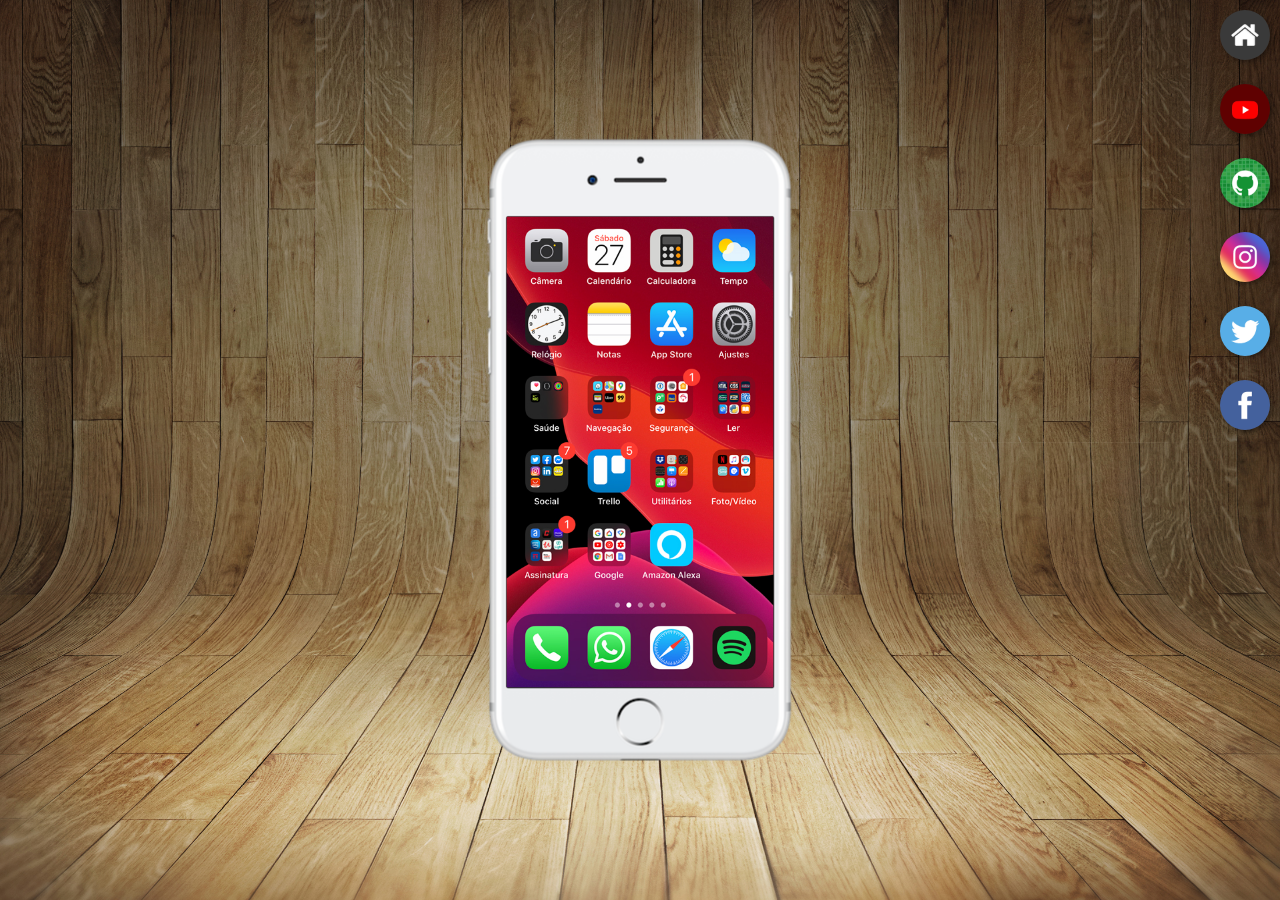
<file: index.html>
<!DOCTYPE html>
<html lang="pt-br">
<head>
    <meta charset="UTF-8">
    <meta name="viewport" content="width=device-width, initial-scale=1.0">
    <title>Projeto Redes Sociais</title>
    <link rel="stylesheet" href="estilos/style.css">
</head>
<body>
    <main>
        <section id="telefone">
            <iframe src="home.html" name="tela" id="tela" frameborder="0">
                Seu navegador não é compatível com isso.
            </iframe>
        </section>
        <section id="redes-sociais">
            <a href="home.html" target="tela"><img src="imagens/logo-home.jpg" alt="Home"></a><br>
            <a href="youtube.html" target="tela"><img src="imagens/logo-youtube.jpg" alt="YouTube"></a><br>
            <a href="github.html" target="tela"><img src="imagens/logo-github.jpg" alt="GitHub"></a><br>
            <a href="instagram.html" target="tela"><img src="imagens/logo-instagram.jpg" alt="Instagram"></a><br>
            <a href="#" target="tela"><img src="imagens/logo-twitter.jpg" alt="Twitter"></a><br>
            <a href="#" target="tela"><img src="imagens/logo-facebook.jpg" alt="Facebook"></a>
        </section>
    </main>
</body>
</html>
</file>
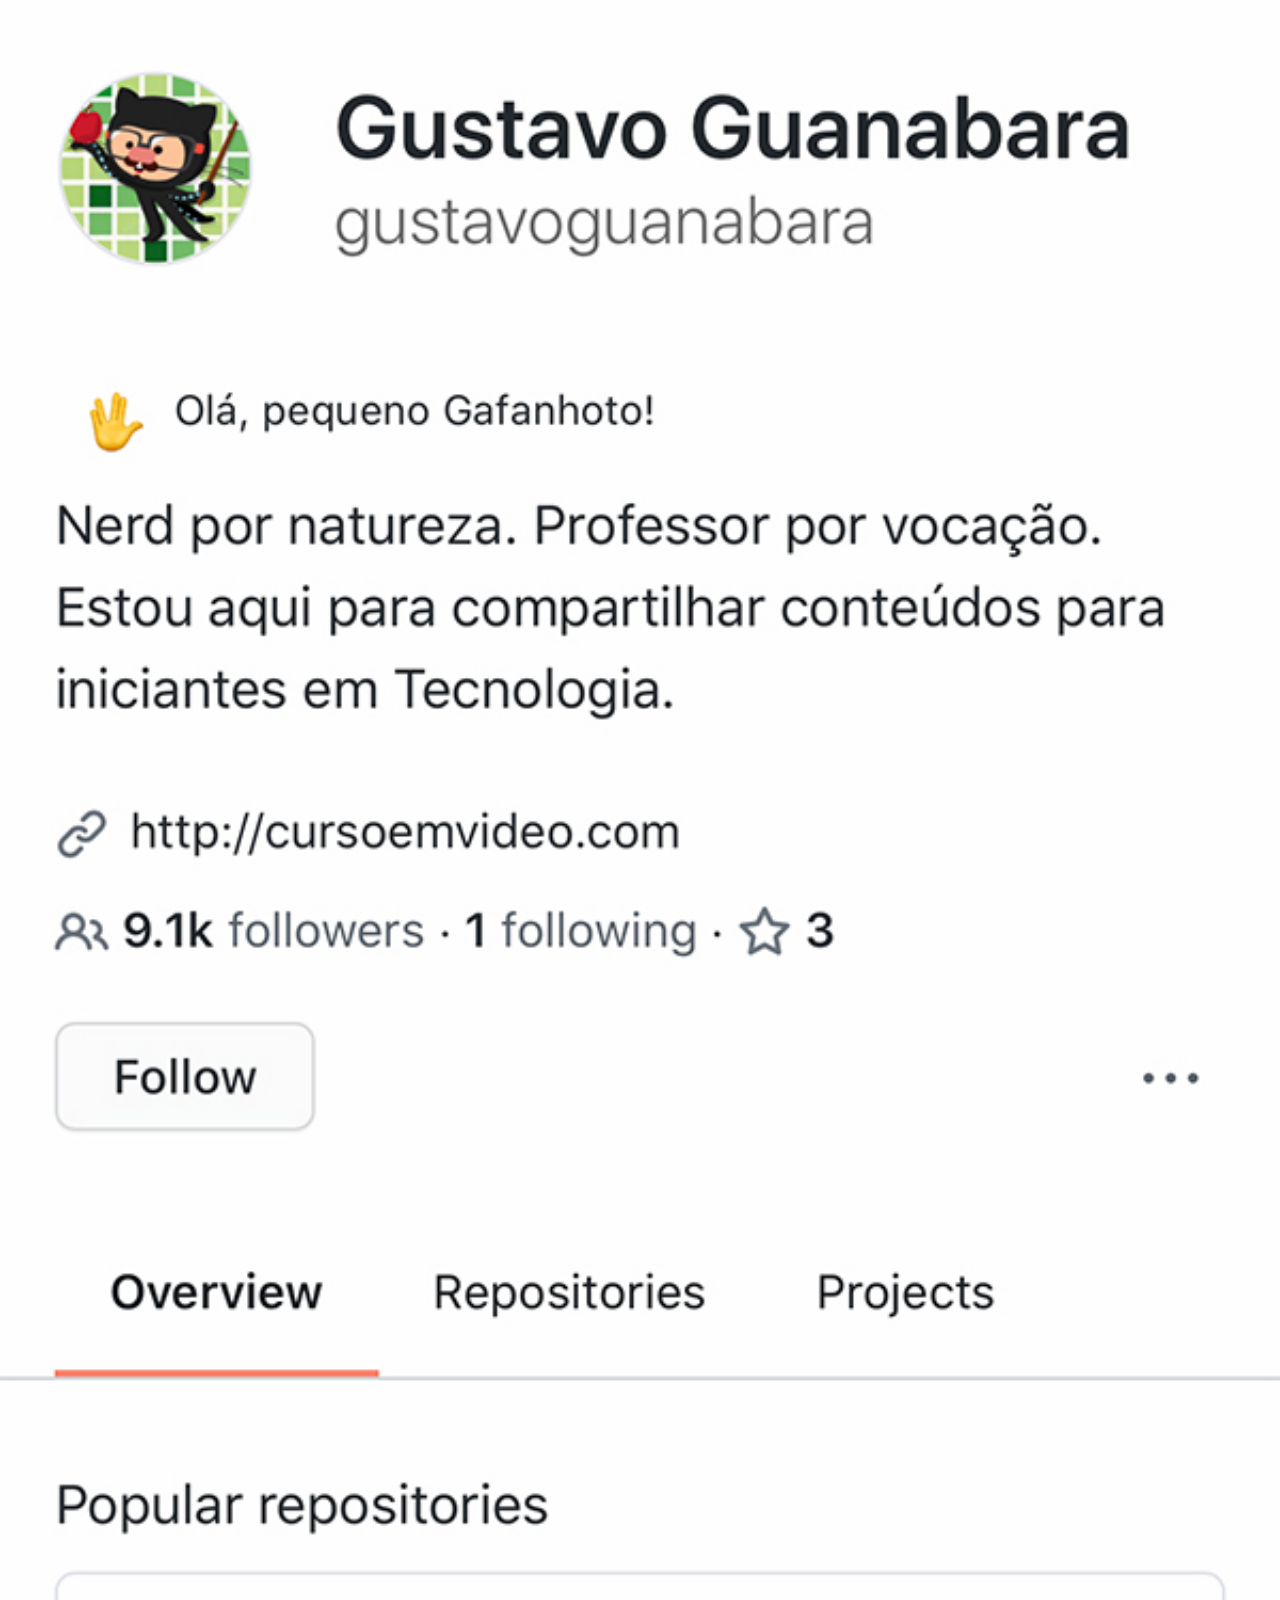
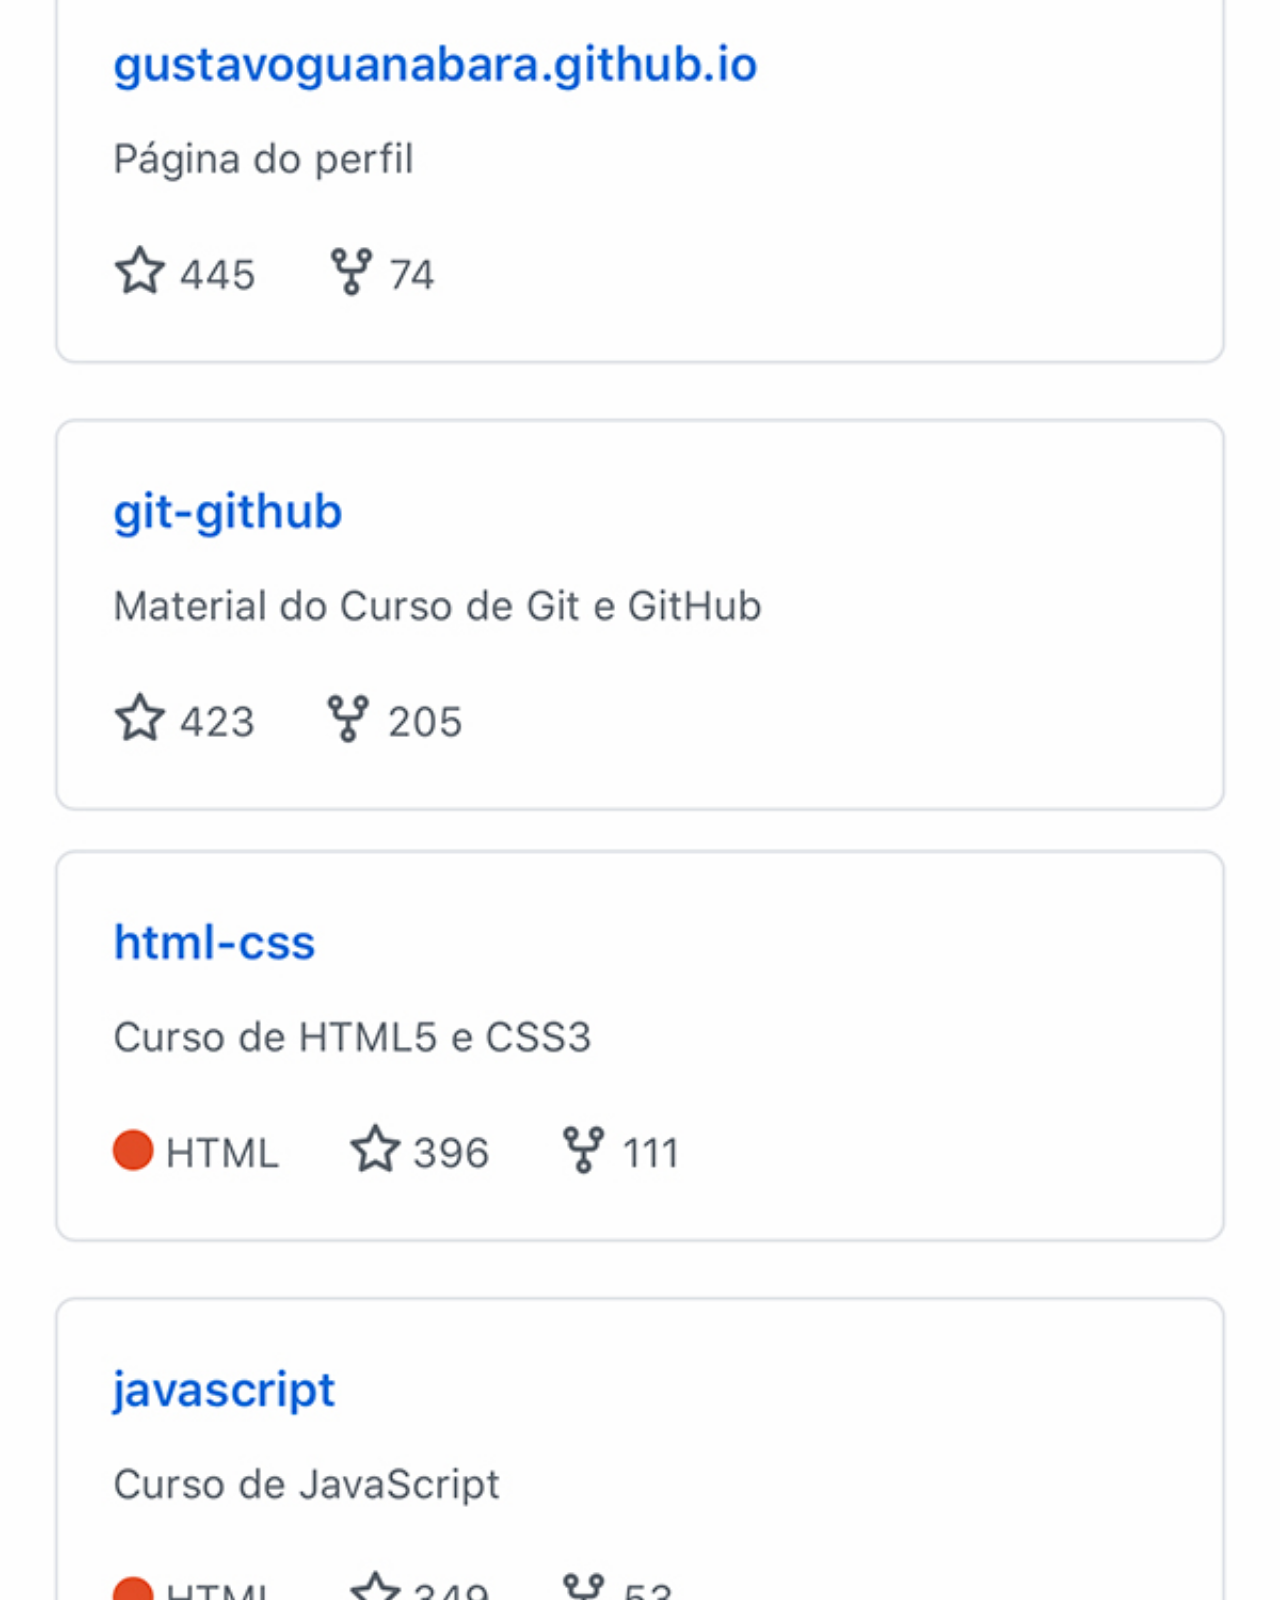
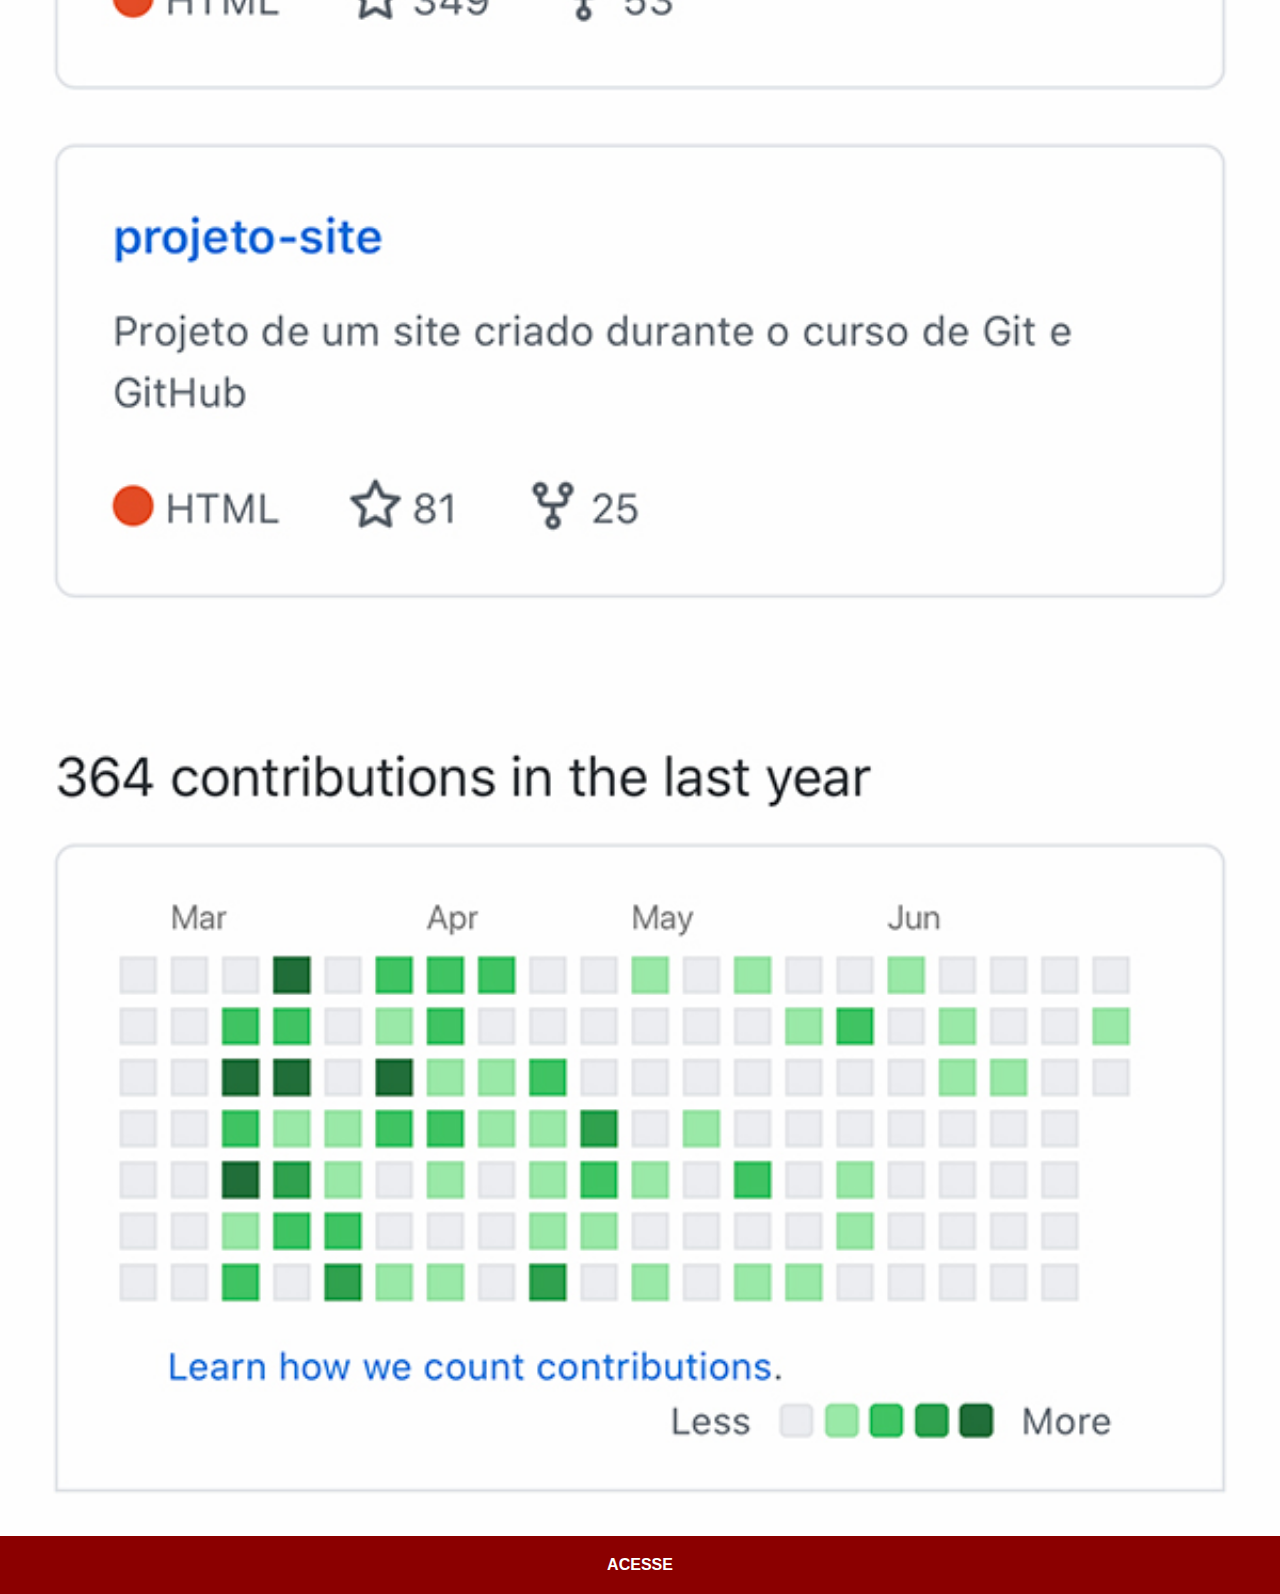
<file: github.html>
<!DOCTYPE html>
<html lang="pt-br">
<head>
    <meta charset="UTF-8">
    <meta name="viewport" content="width=device-width, initial-scale=1.0">
    <title>GitHub</title>
    <link rel="stylesheet" href="estilos/social.css">
</head>
<body>
    <img src="imagens/tela-github.jpg" alt="GitHub">
    <a href="https://youtu.be/axi0vh1lngY?si=6f7r5lIpXNm_Xuz3" target="_blank">ACESSE</a>
</body>
</html>
</file>
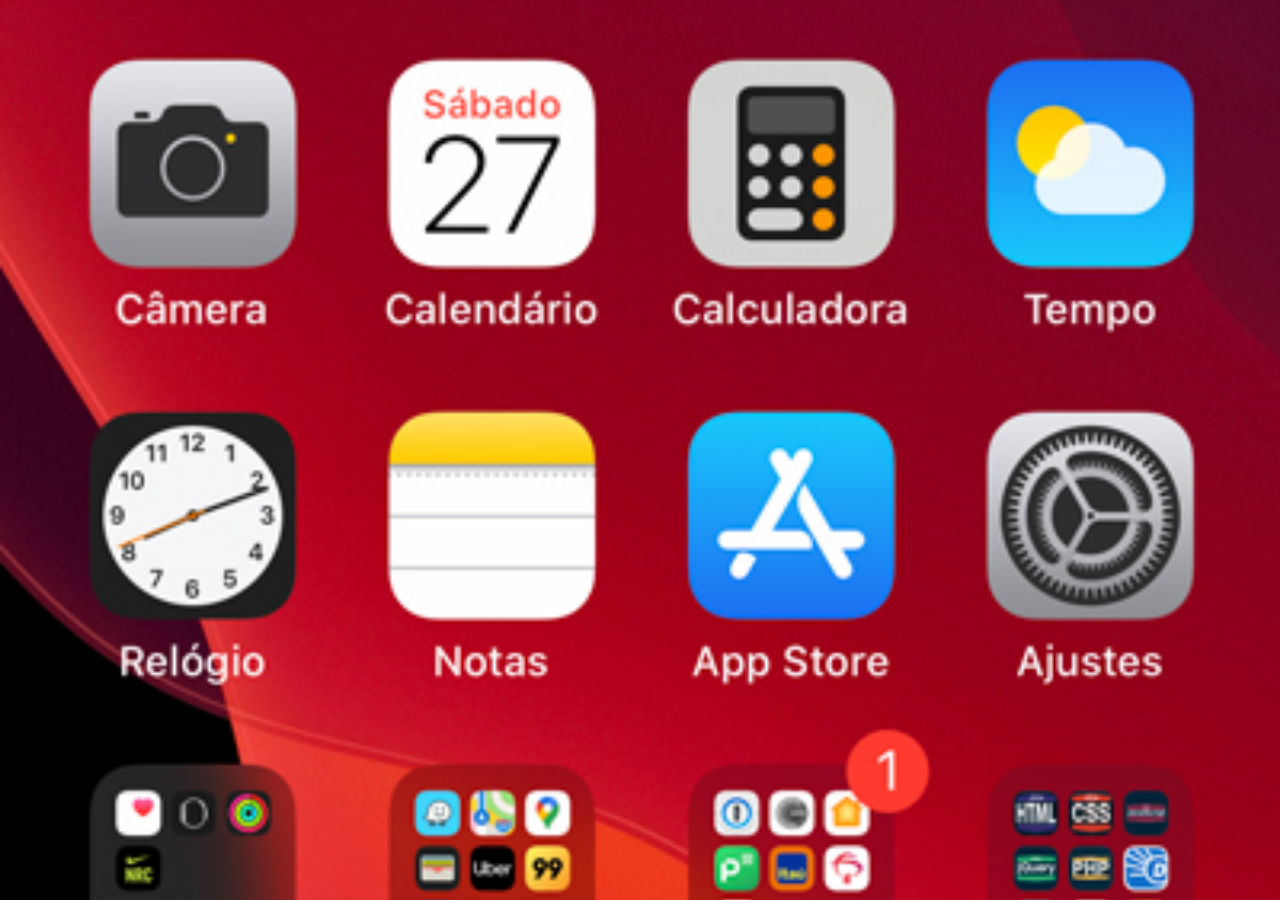
<file: home.html>
<!DOCTYPE html>
<html lang="pt-br">
<head>
    <meta charset="UTF-8">
    <meta name="viewport" content="width=device-width, initial-scale=1.0">
    <title>Home</title>
</head>
<style>
    * {
        margin: 0px;
        padding: 0px;
    }

    body {
        width: 100vw;
        height: 100vh;
        background: black url(imagens/tela-home.jpg) no-repeat top center;
        background-size: cover;
    }
</style>
<body>
    
</body>
</html>
</file>
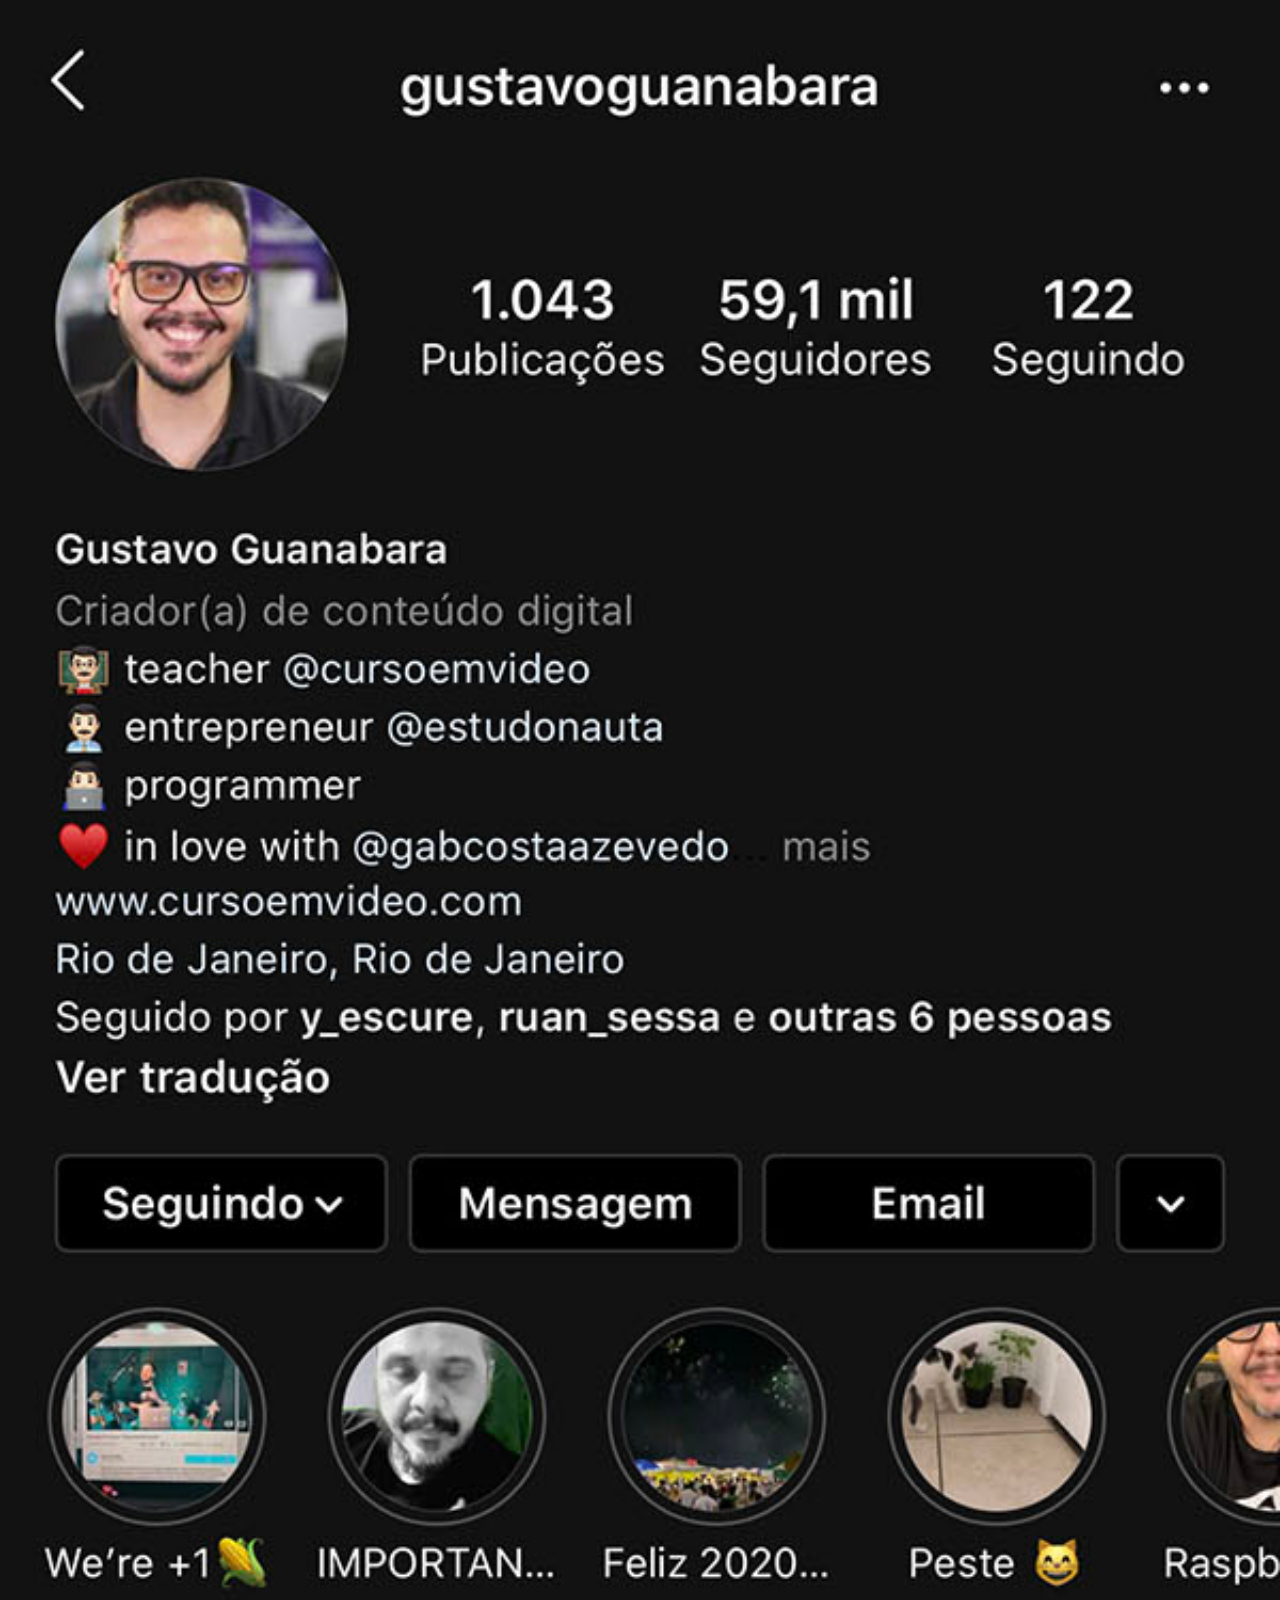
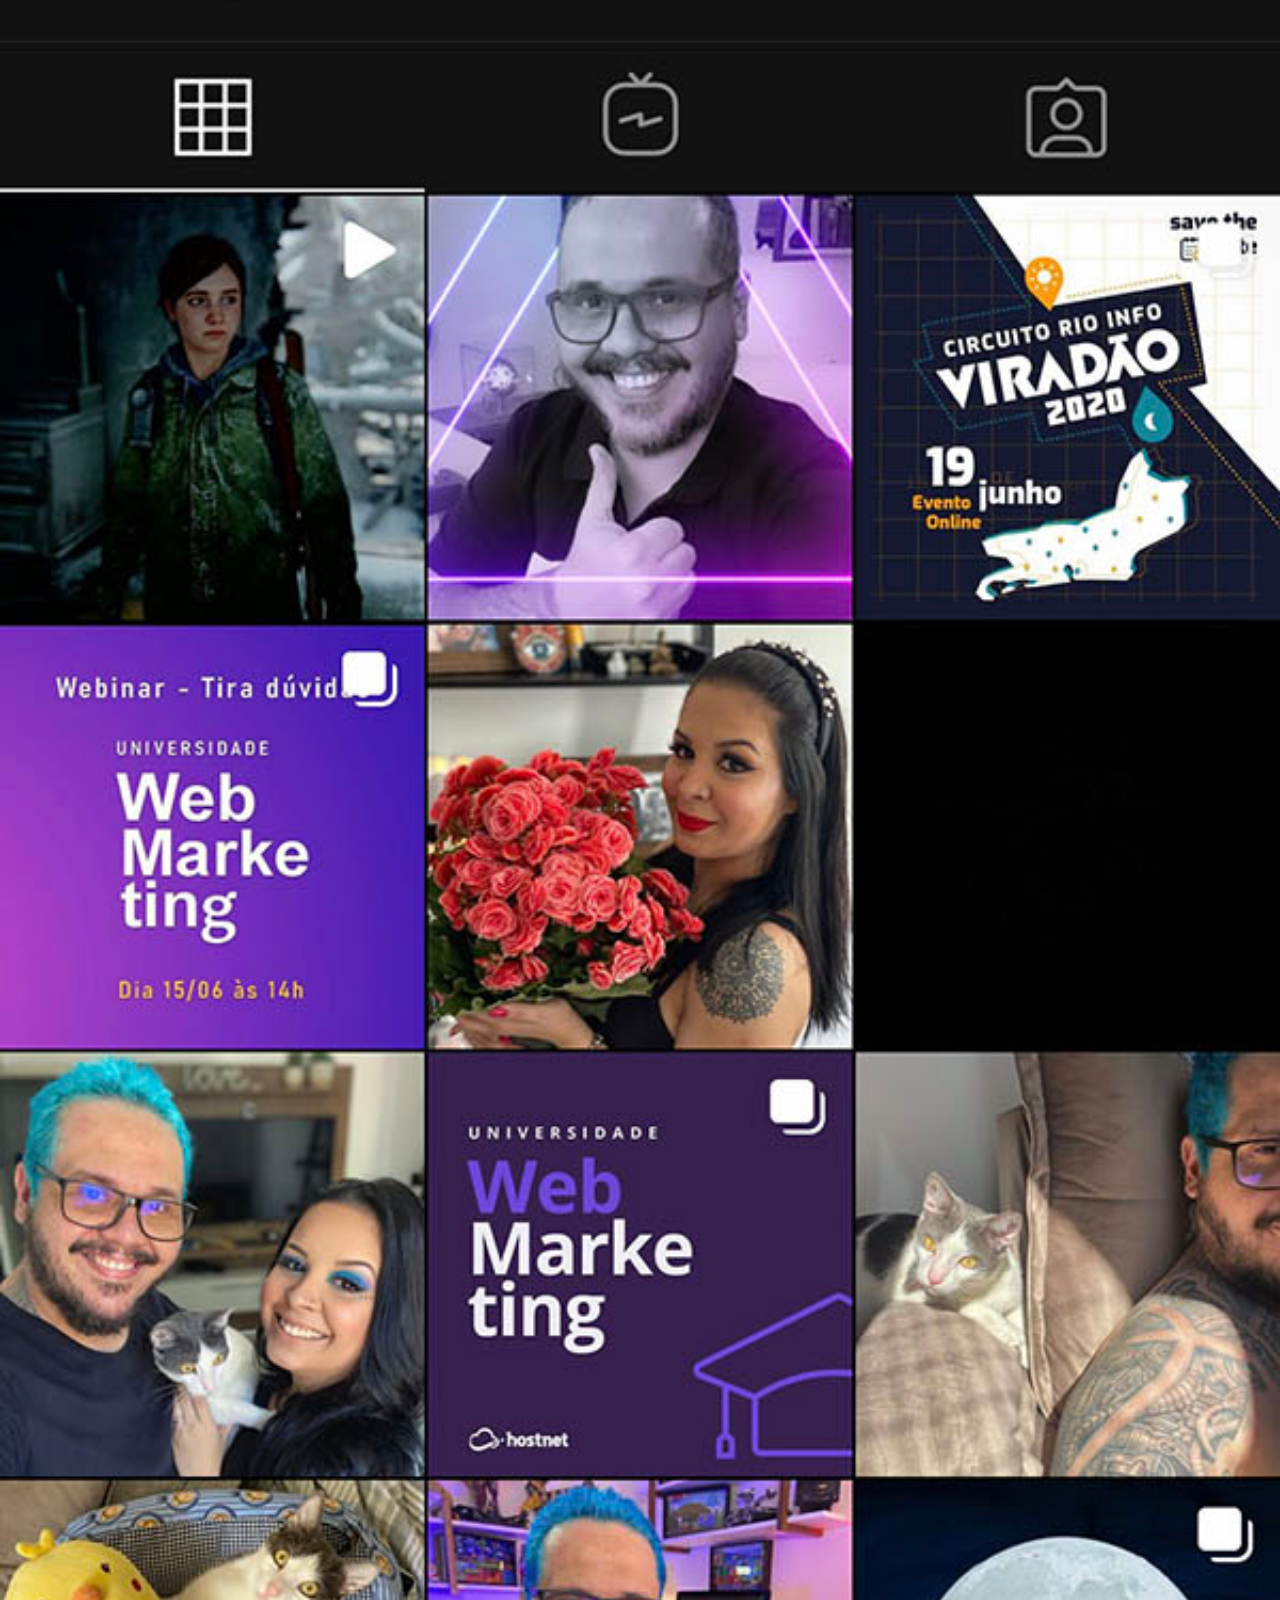
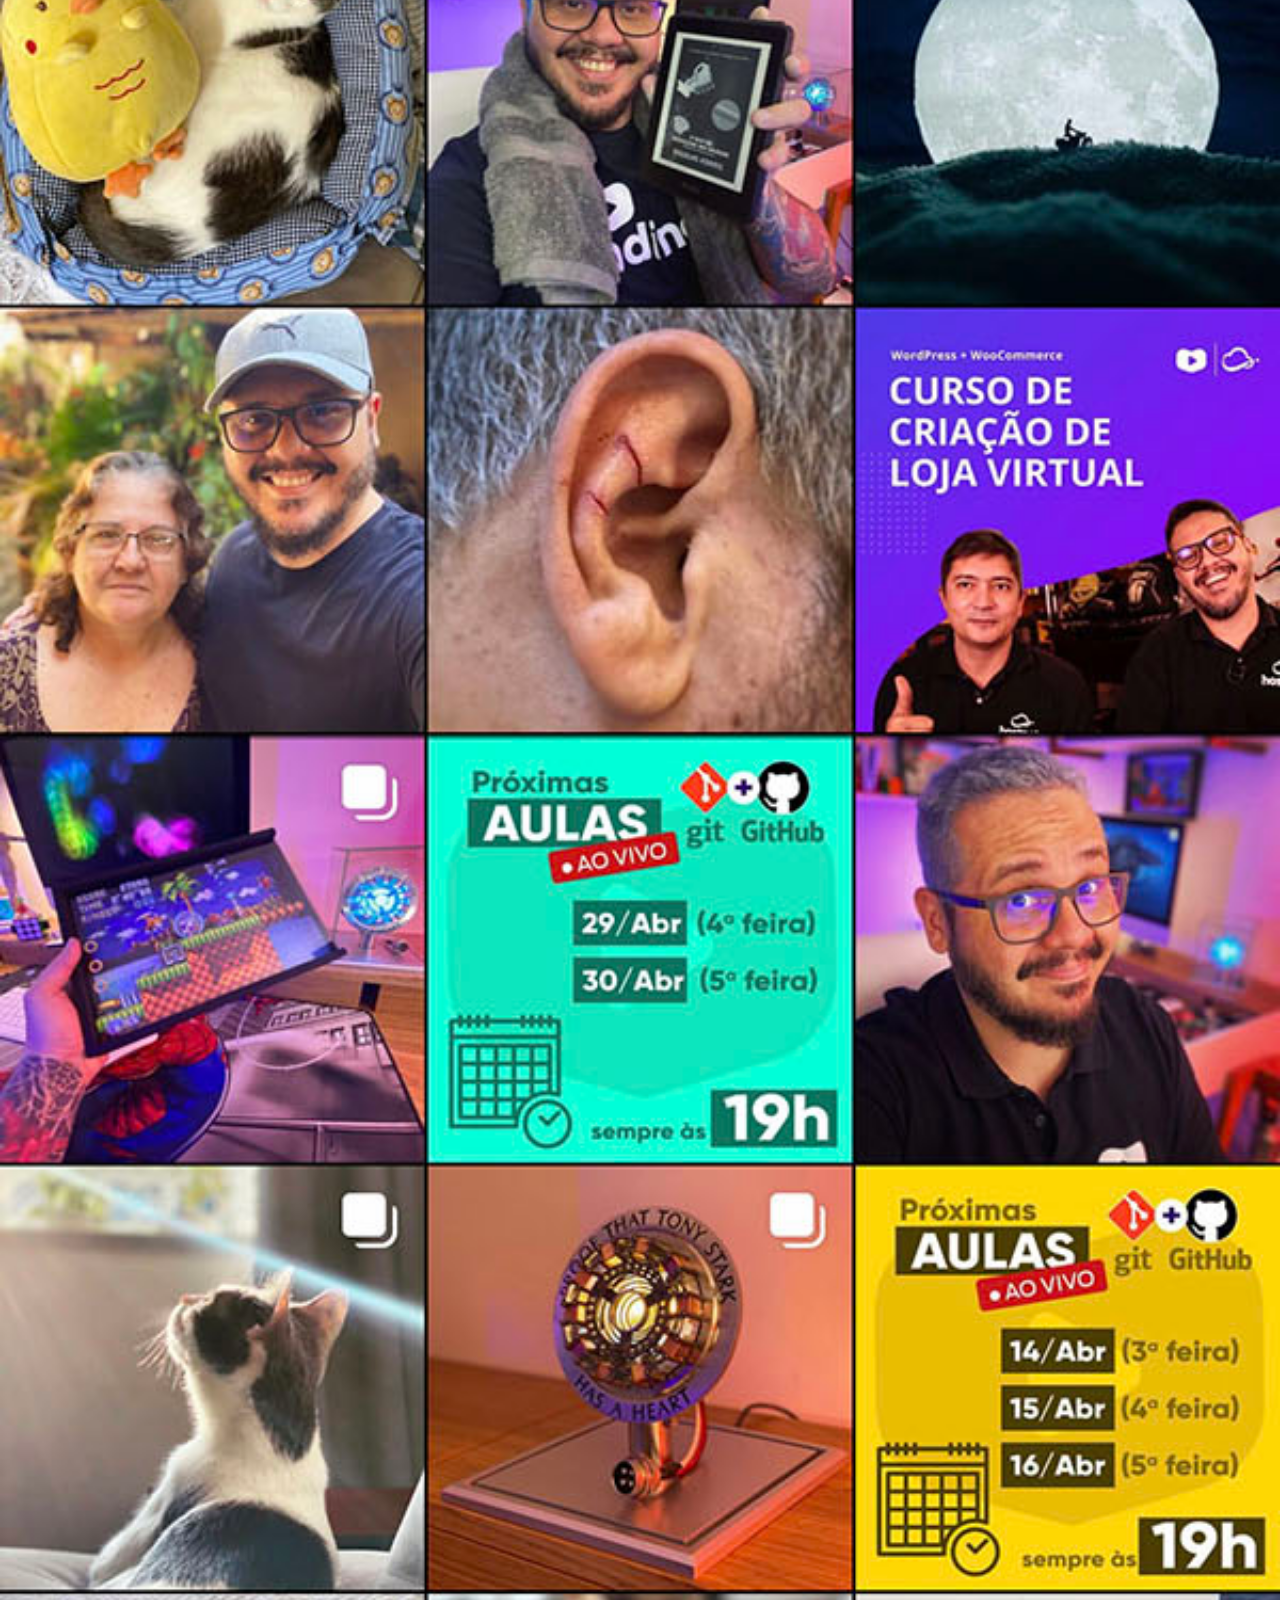
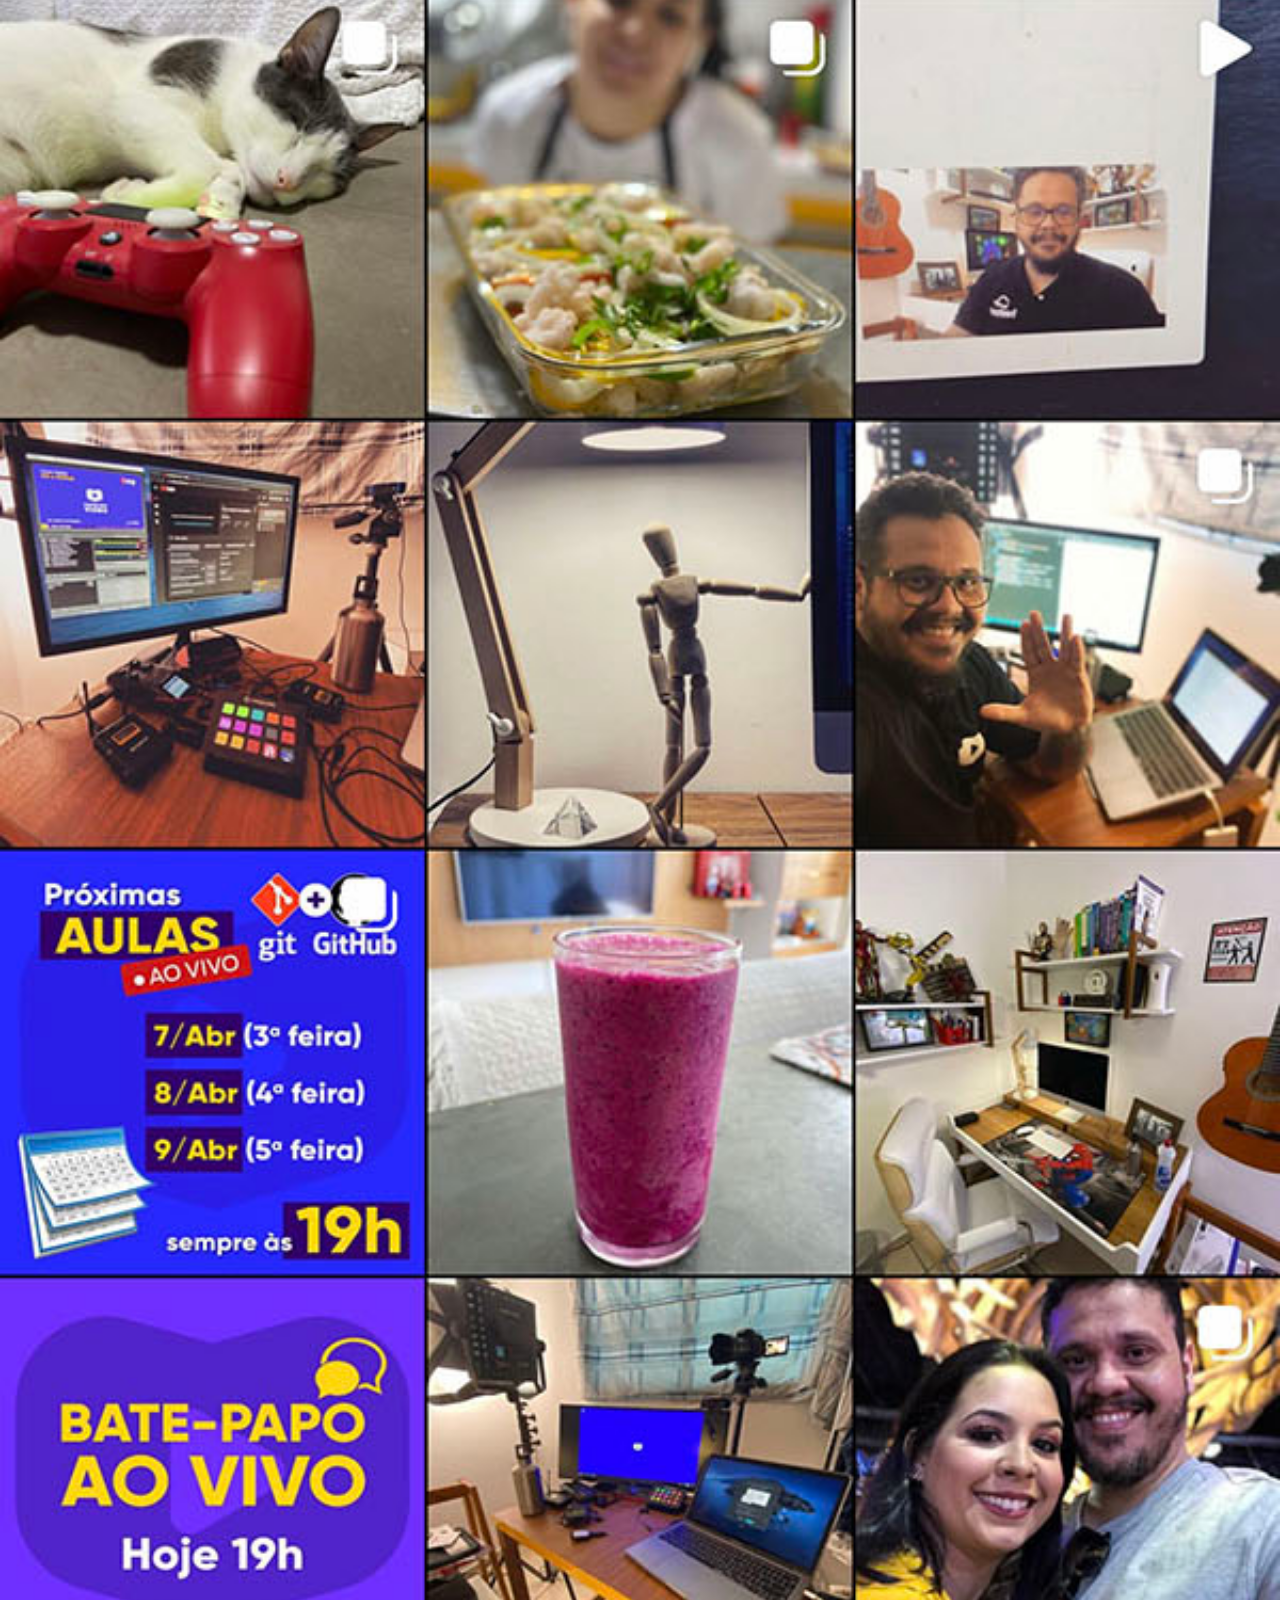
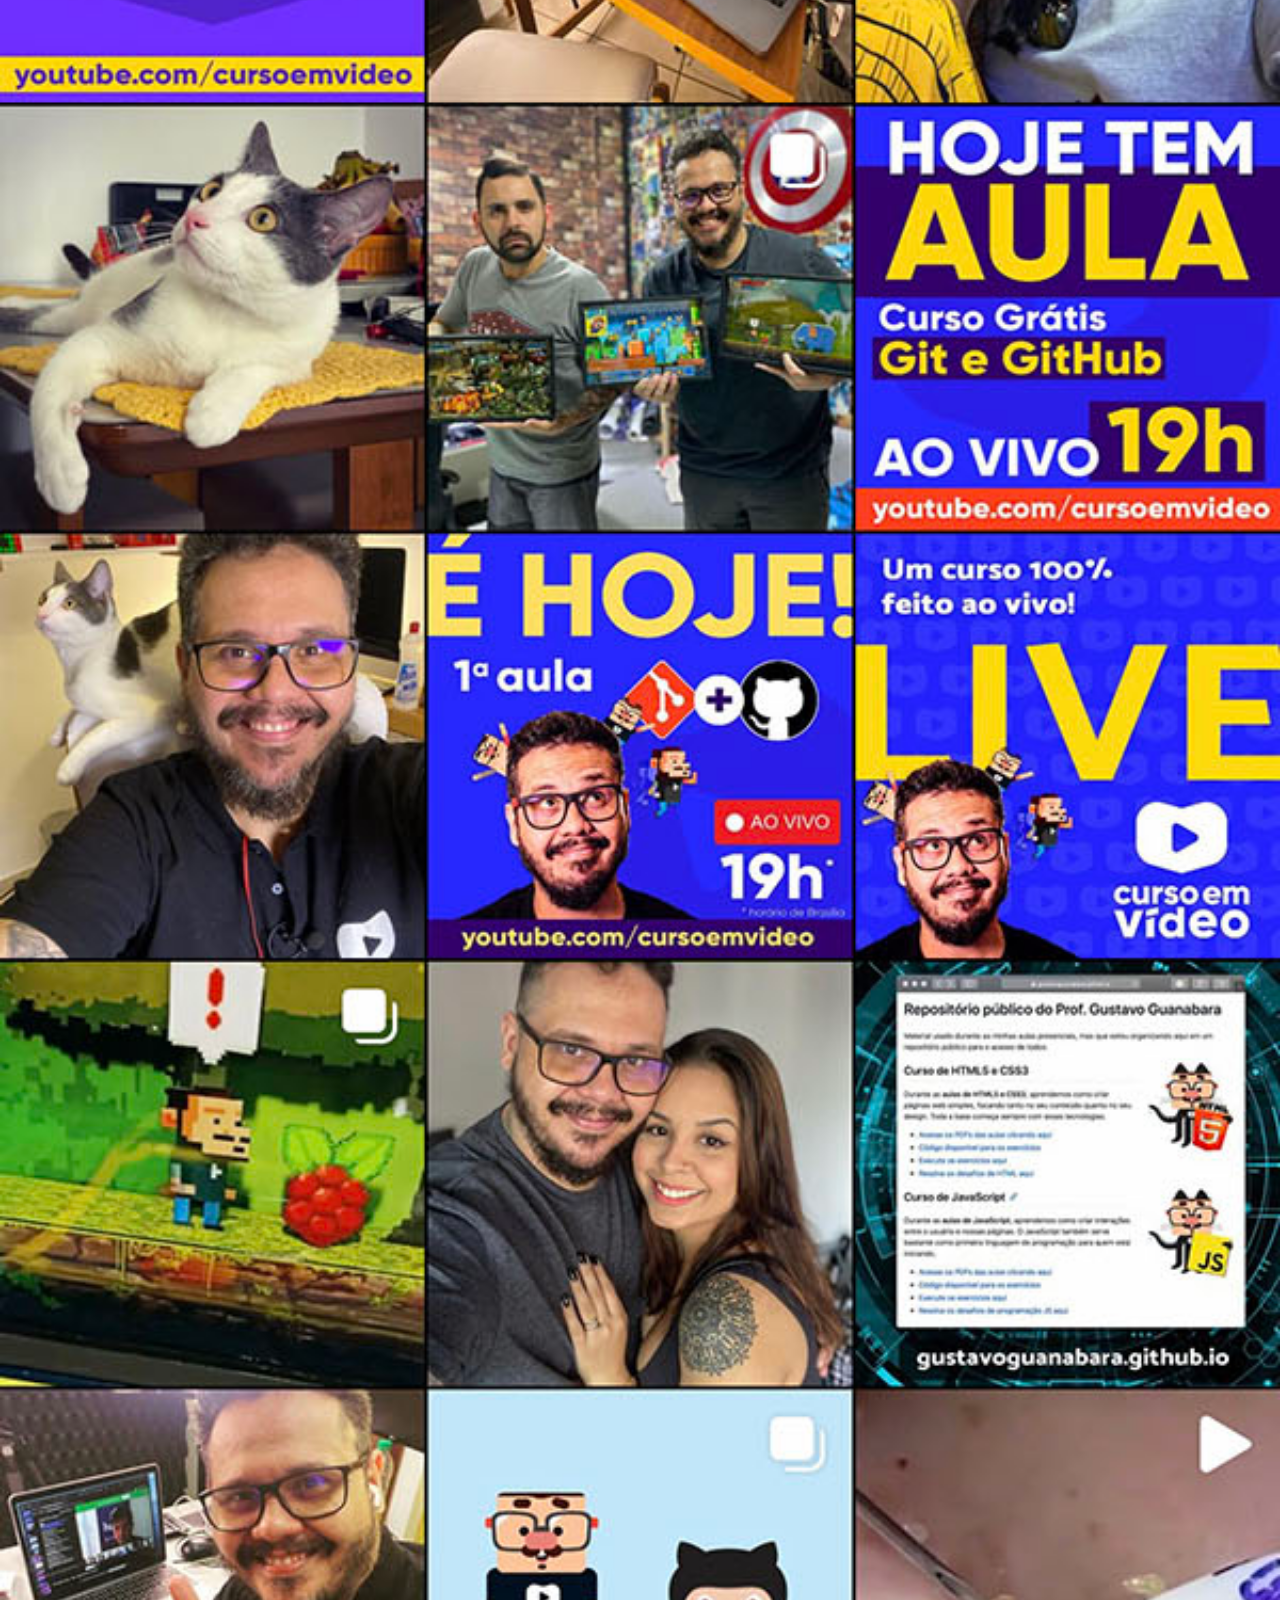
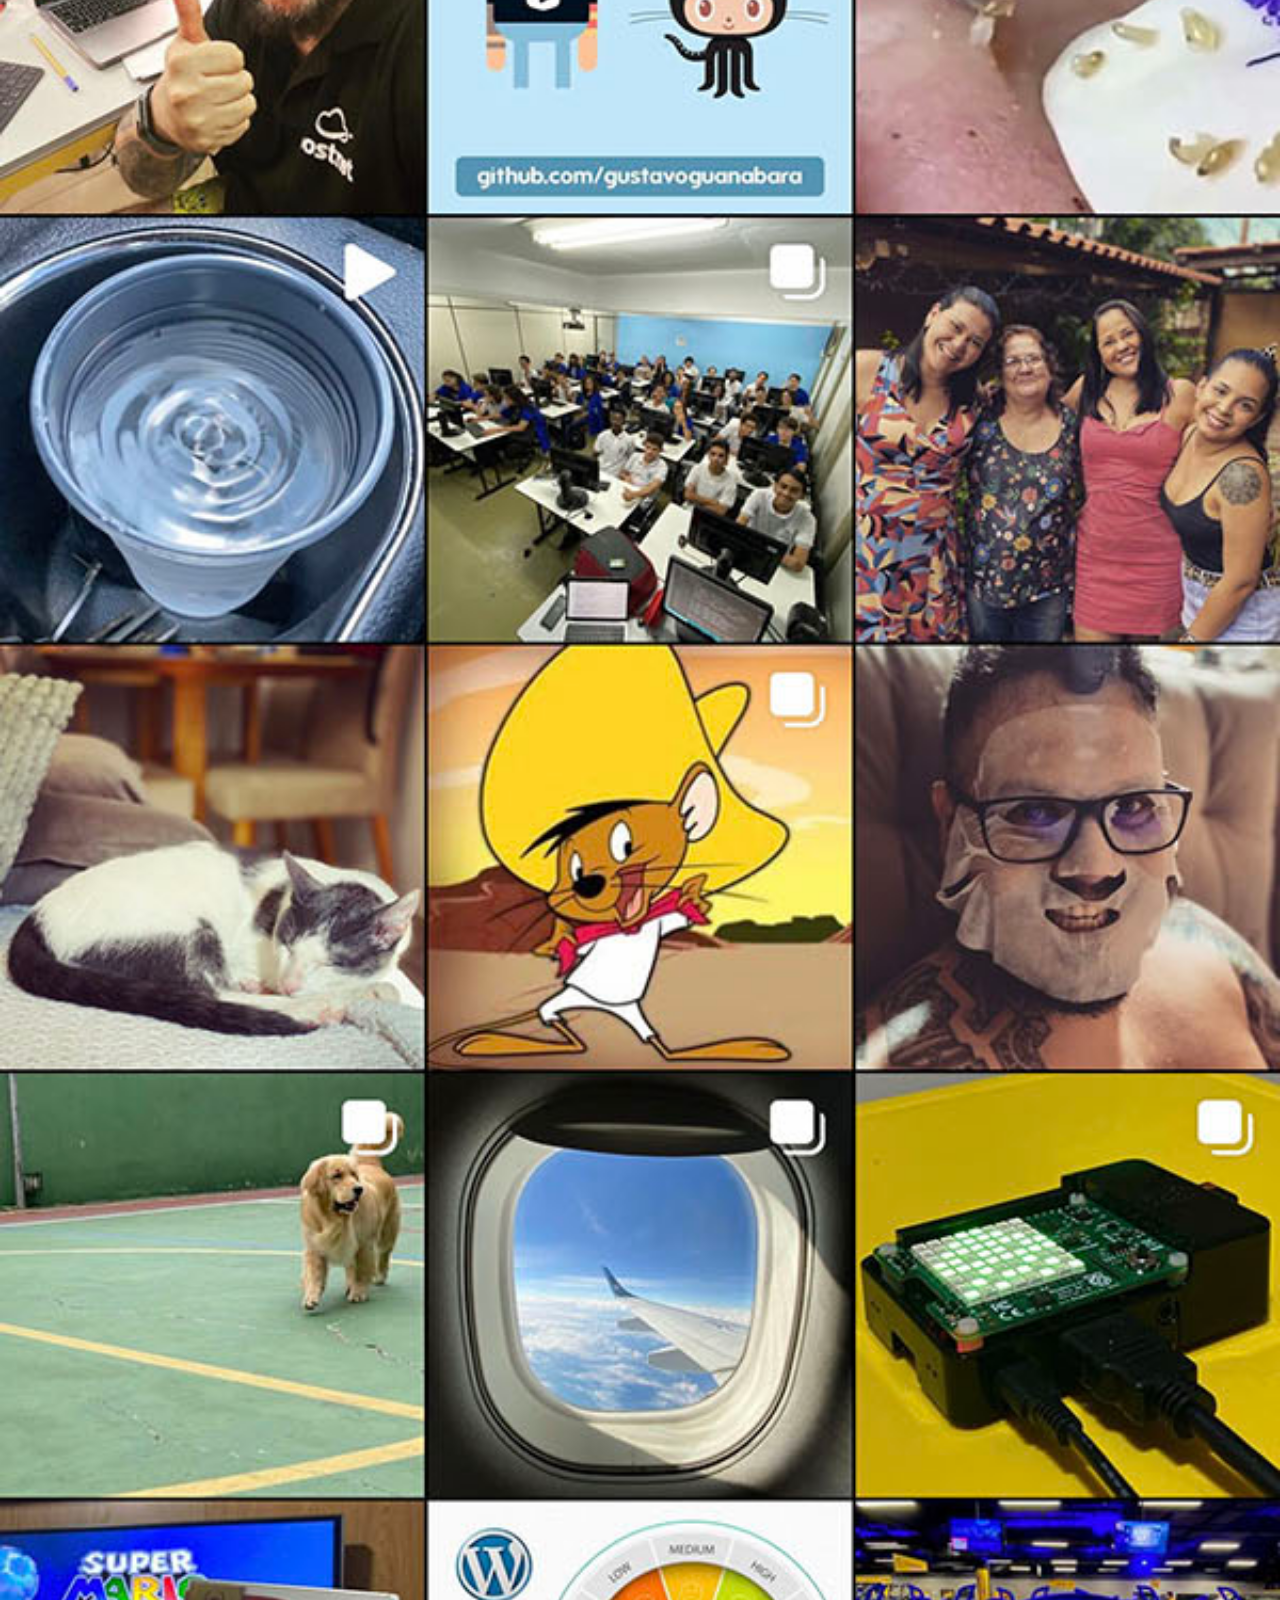
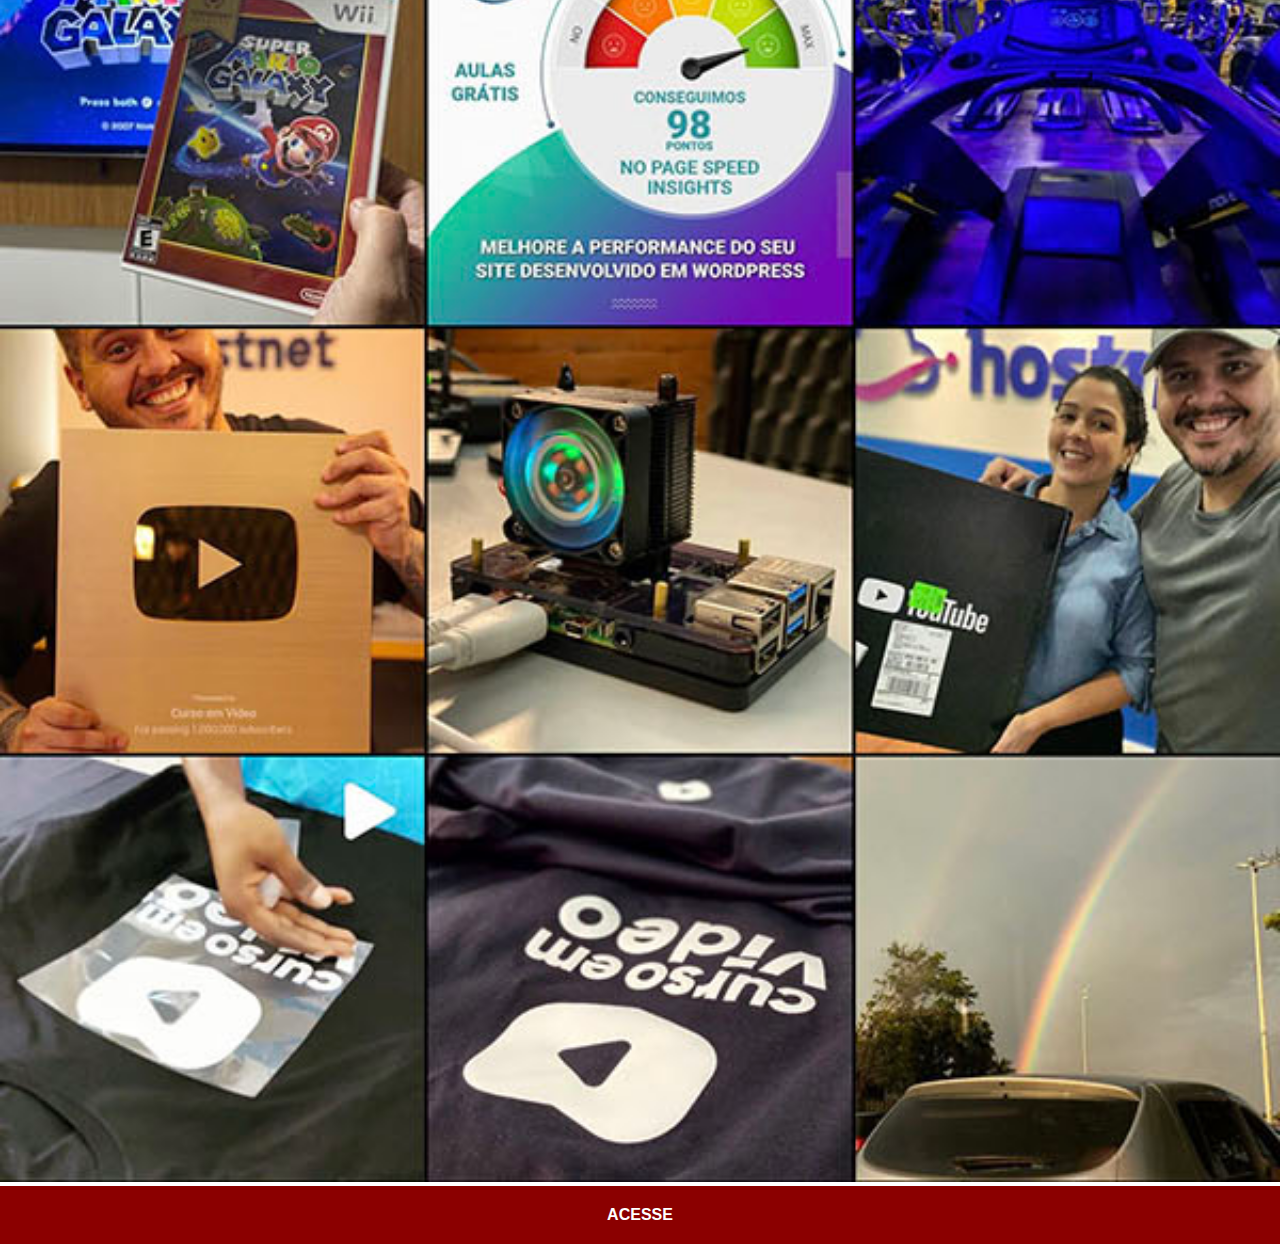
<file: instagram.html>
<!DOCTYPE html>
<html lang="pt-br">
<head>
    <meta charset="UTF-8">
    <meta name="viewport" content="width=device-width, initial-scale=1.0">
    <title>Instagram</title>
    <link rel="stylesheet" href="estilos/social.css">
</head>
<body>
    <img src="imagens/tela-instagram.jpg" alt="Instagram">
    <a href="https://youtu.be/axi0vh1lngY?si=6f7r5lIpXNm_Xuz3" target="_blank">ACESSE</a>
</body>
</html>
</file>
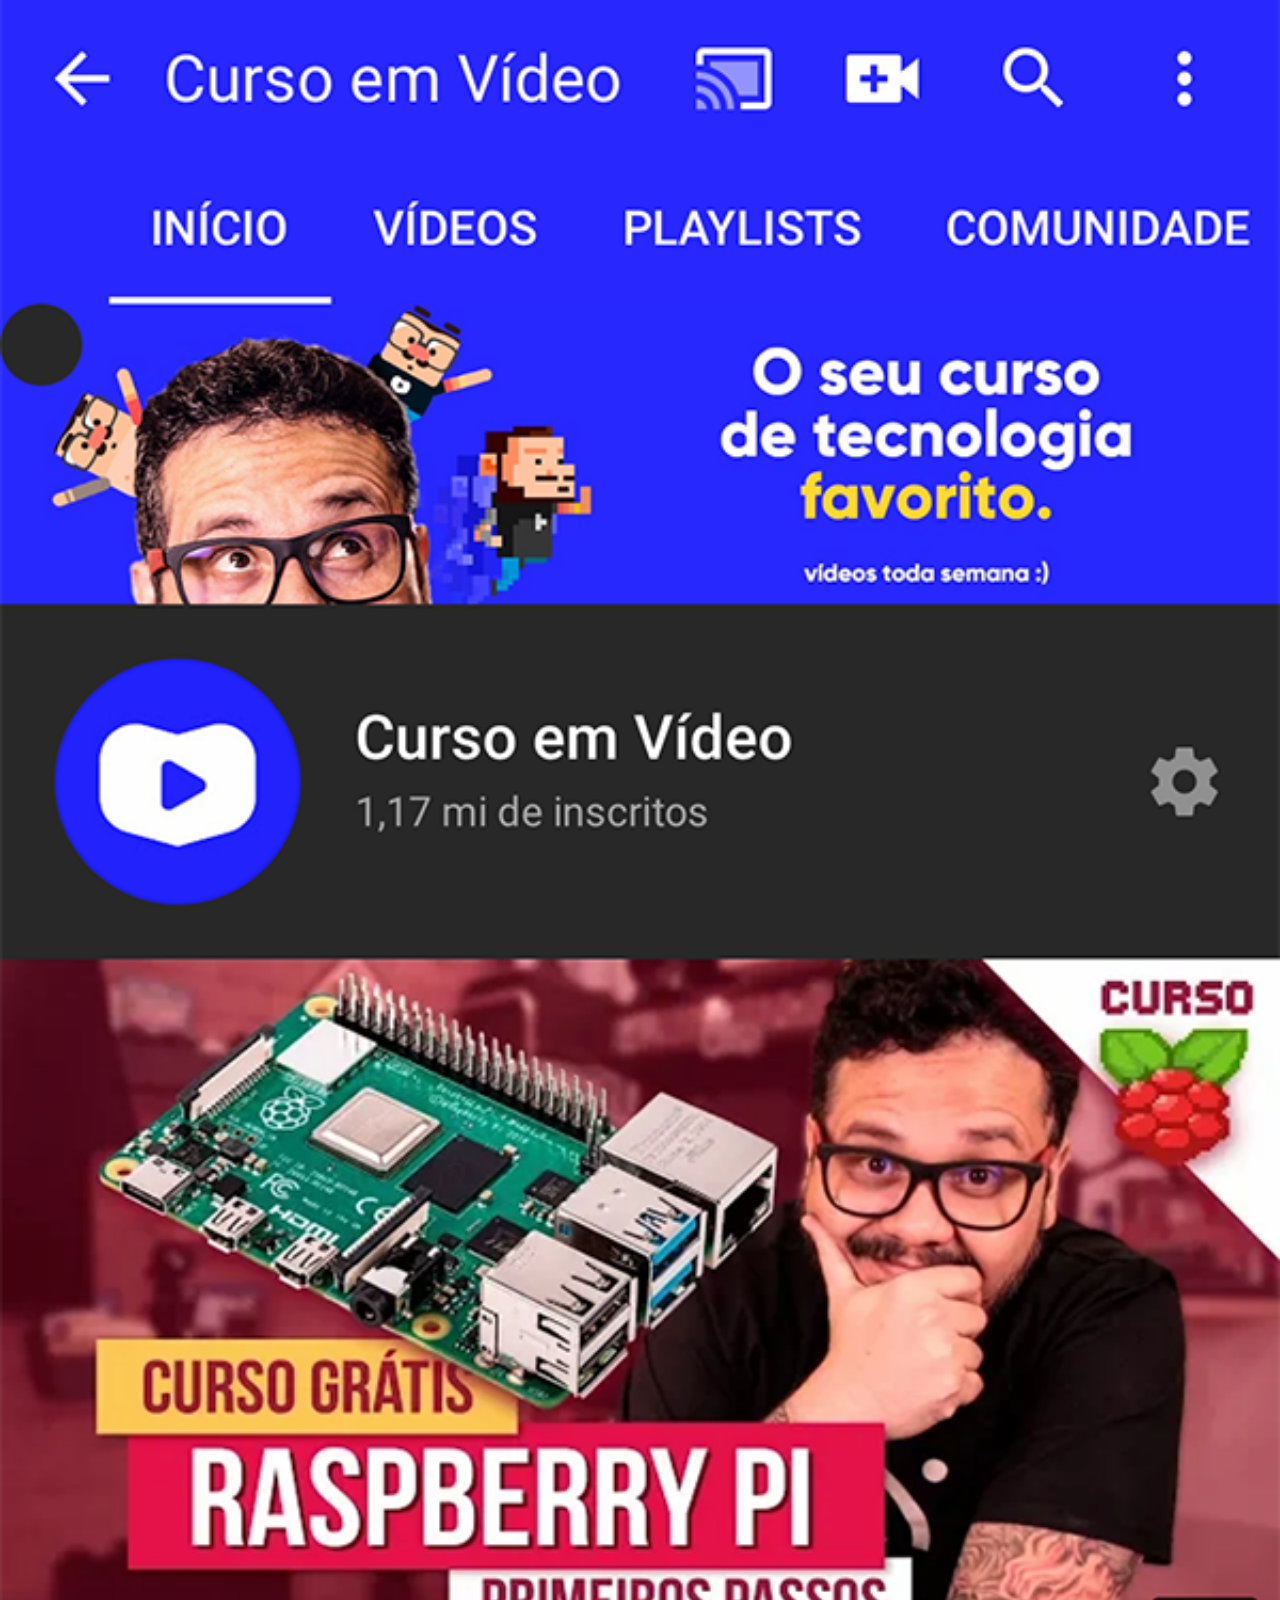
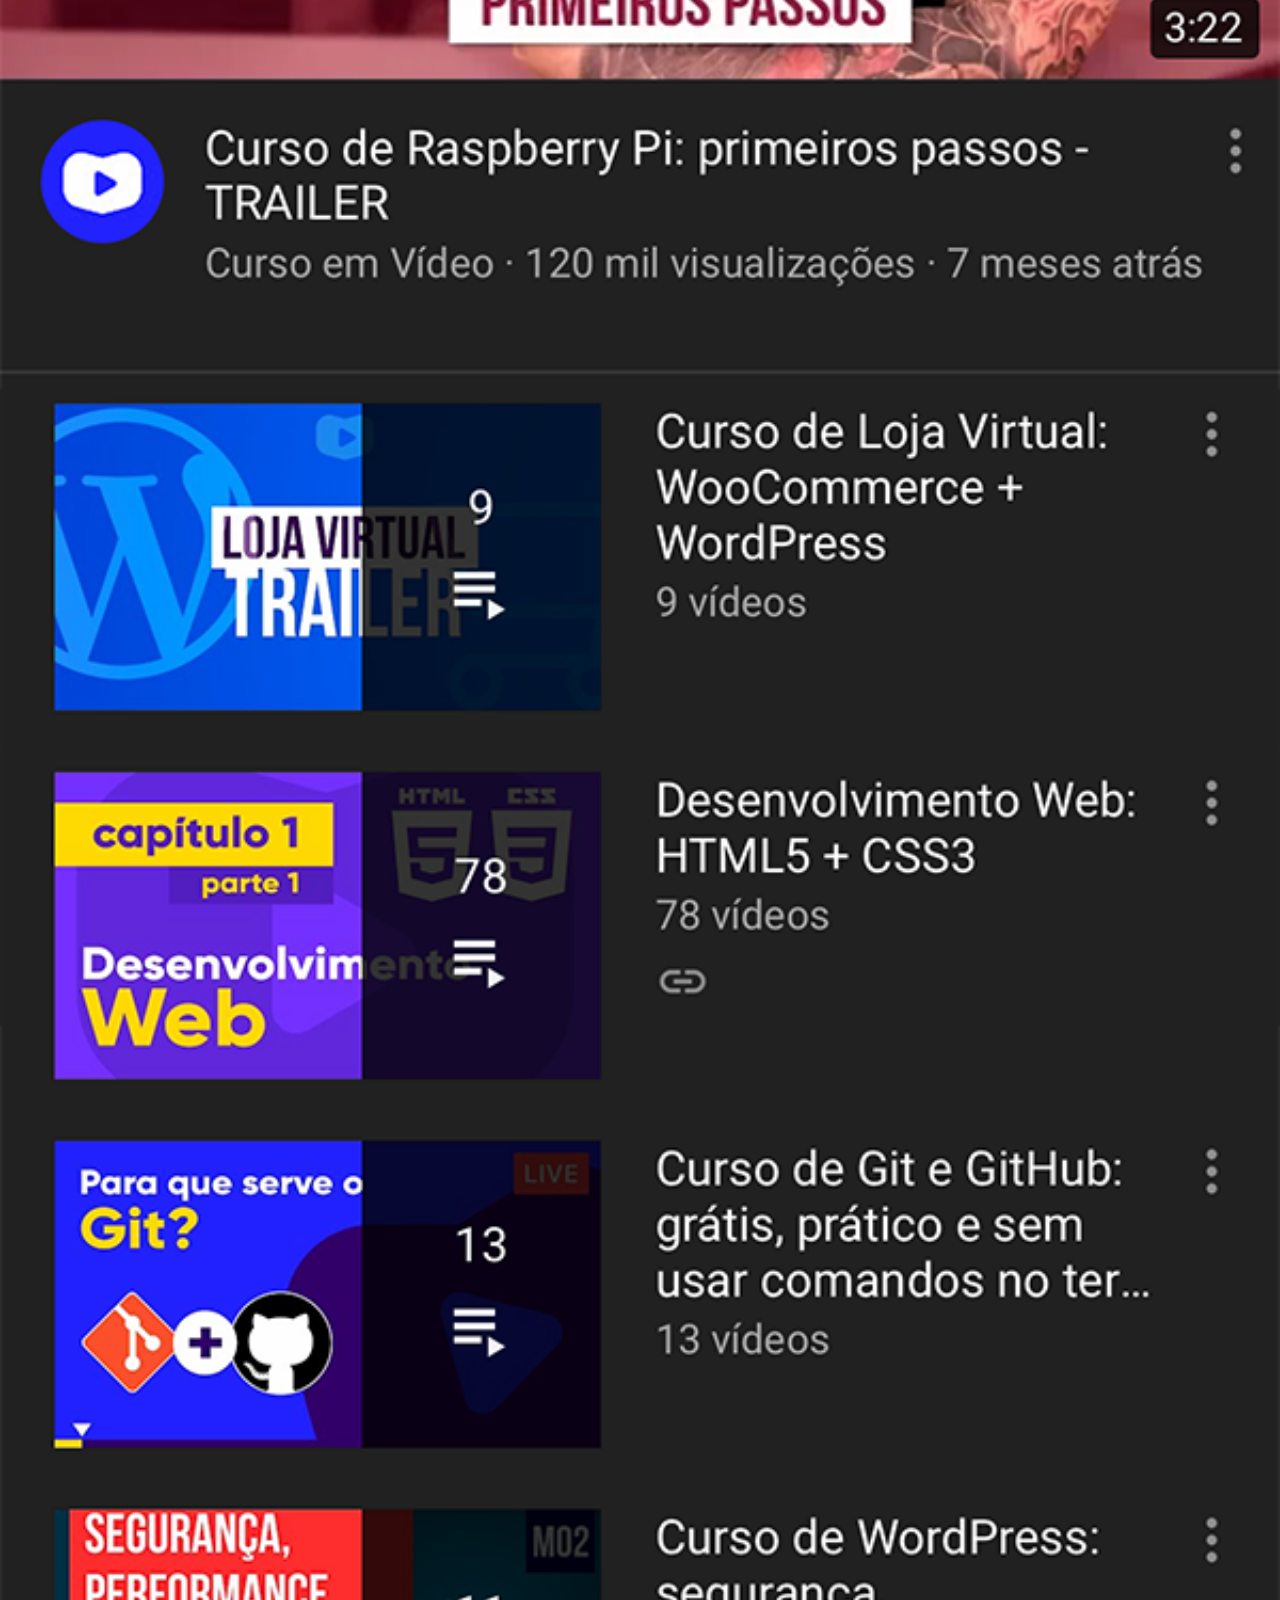
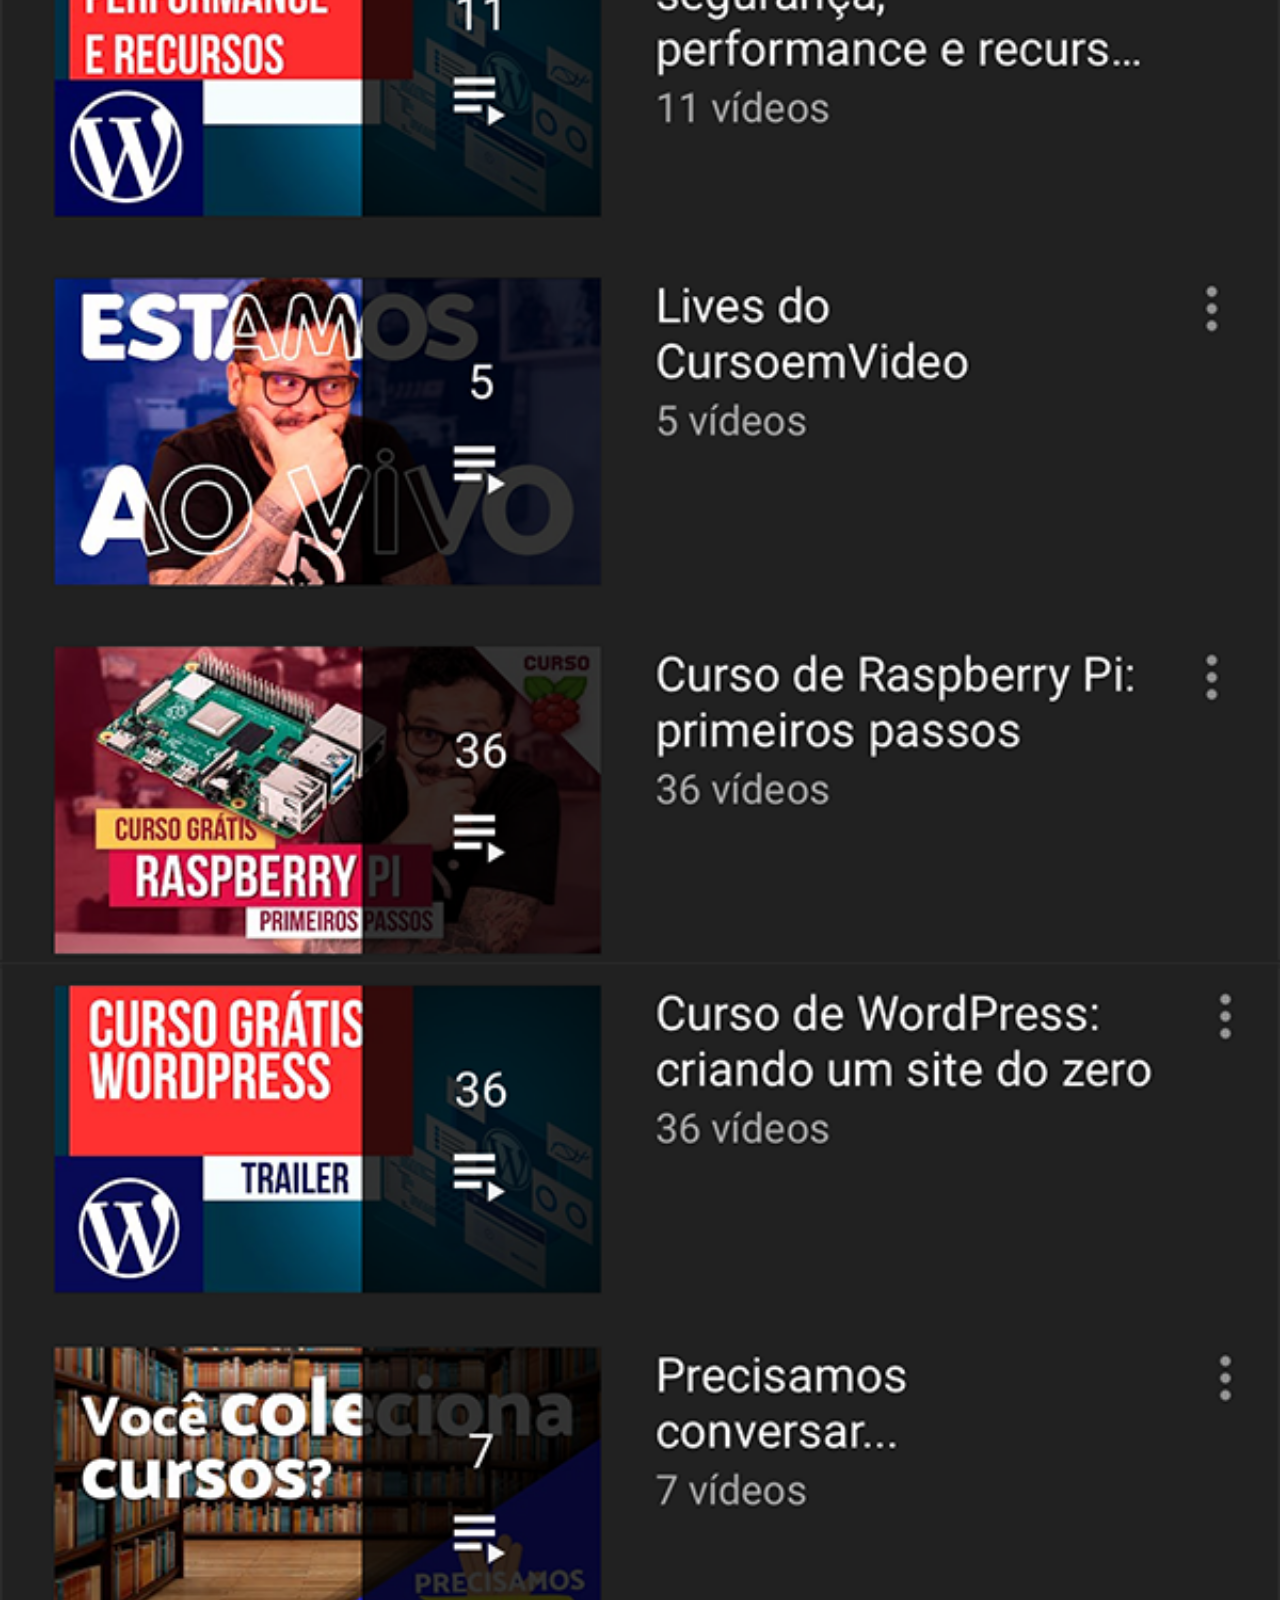
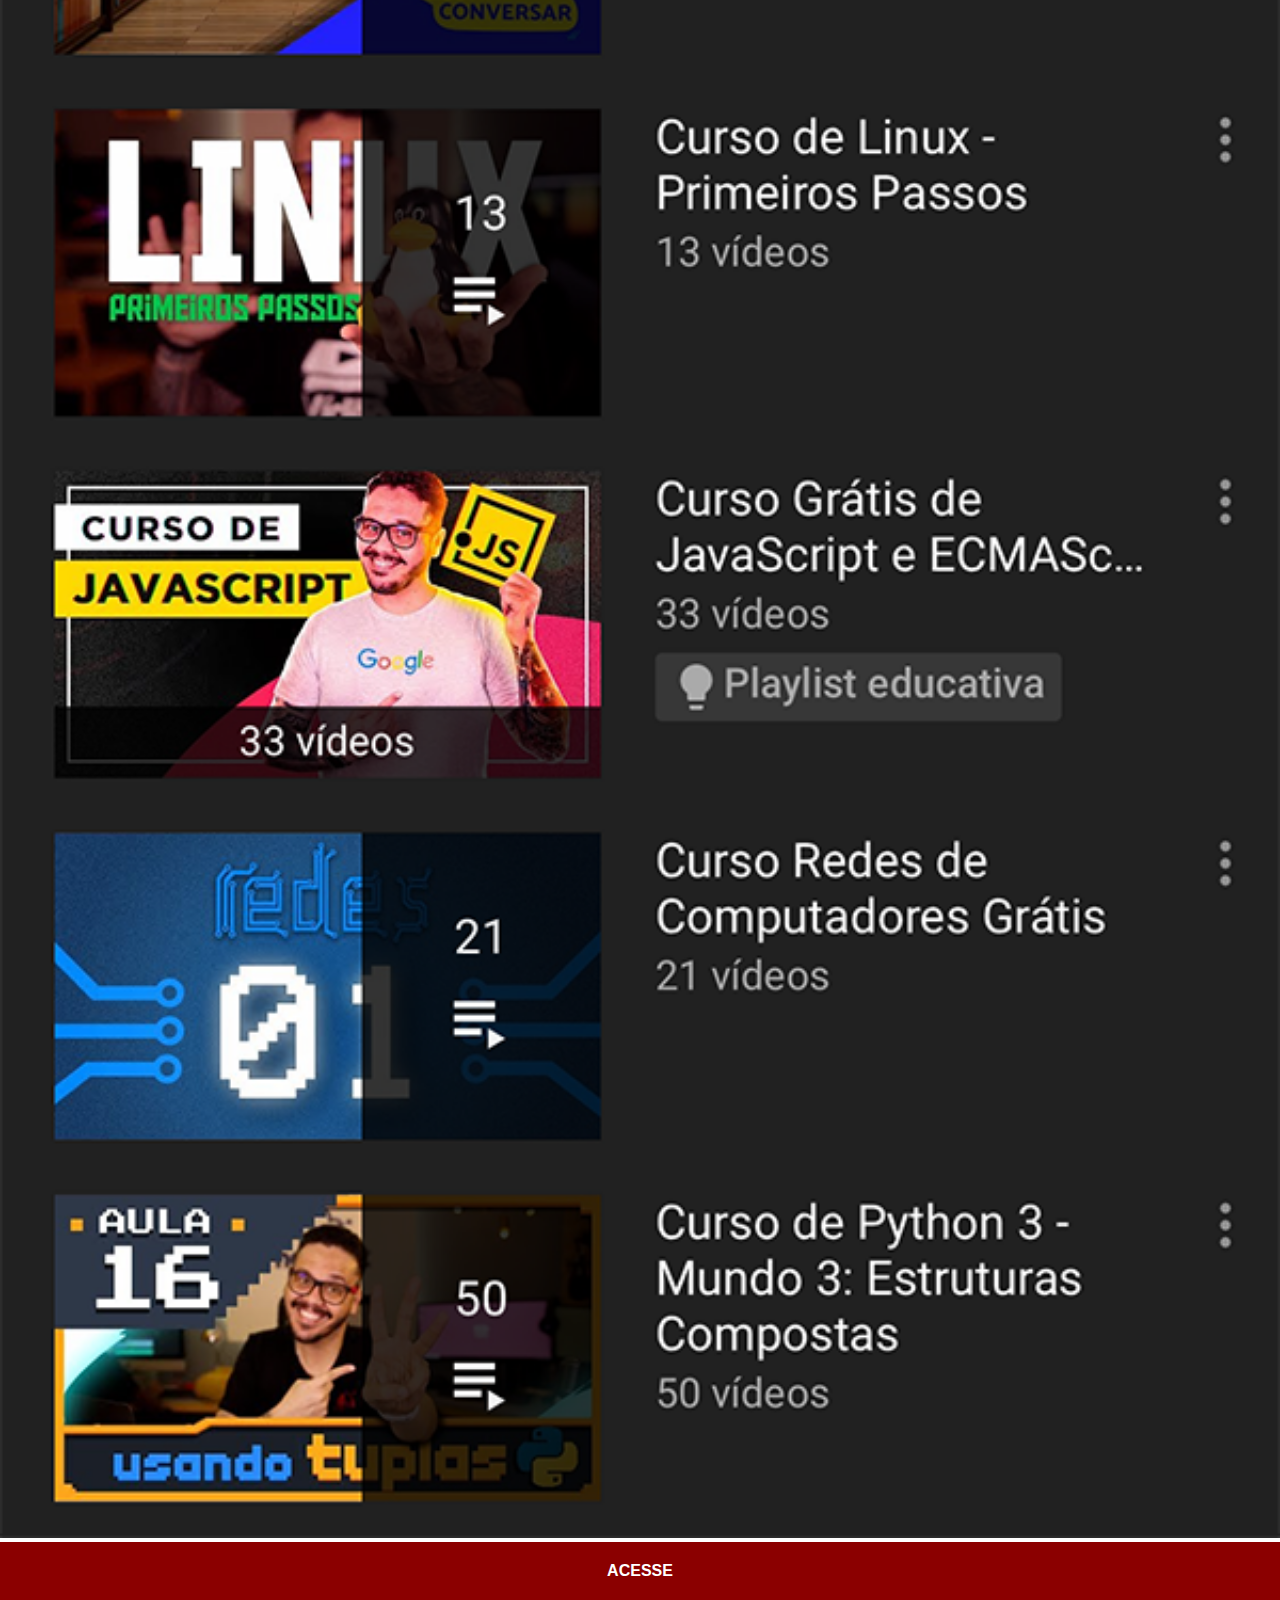
<file: youtube.html>
<!DOCTYPE html>
<html lang="pt-br">
<head>
    <meta charset="UTF-8">
    <meta name="viewport" content="width=device-width, initial-scale=1.0">
    <title>Youtube</title>
    <link rel="stylesheet" href="estilos/social.css">
</head>
<body>
    <img src="imagens/tela-youtube.png" alt="YouTube">
    <a href="https://youtu.be/axi0vh1lngY?si=uM1GcCWGJnY2Dqda" target="_blank">ACESSE</a>
</body>
</html>
</file>
<file: estilos/style.css>
@charset "UTF-8";

* {
    font-family: Arial, Helvetica, sans-serif;
    margin: 0px;
    padding: 0px;
}

html, body {
    background-color: black;
    height: 100vh;
    width: 100vw;
}

body {
    background: url(../imagens/fundo-madeira.jpg) no-repeat top center;
    background-size: cover;
    background-attachment: fixed;
}

main {
    height: 100vh;
    position: relative;
}

section#telefone {
    background: url(../imagens/frame-iphone.png) no-repeat;
    position: absolute;
    top: 50%;
    left: 50%;
    transform: translate(-50%, -50%);
    height: 627px;
    width: 311px;
}

iframe#tela {
    position: relative;
    top: 80px;
    left: 22px;
    width: 267px;
    height: 471px;
}

section#redes-sociais {
    text-align: right;
}

section#redes-sociais img {
    width: 50px;
    margin: 10px;
    border-radius: 50%;
    box-shadow: 2px 2px 5px rgba(0, 0, 0, 0.397);
    box-sizing: border-box;
}

section#redes-sociais img:hover {
    border: 2px solid rgba(255, 255, 255, 0.603);
    transform: translate(-3px, -3px);
    box-shadow: 5px 5px 10px rgba(0, 0, 0, 0.61);
    transition: transform 0.3s, border 0.5s;
}
</file>
<file: estilos/social.css>
@charset "UTF-8";

* {
    font-family: Arial, Helvetica, sans-serif;
    margin: 0px;
    padding: 0px;
}

::-webkit-scrollbar {
    width: 0px;
    height: 0px;
}

img {
    width: 100vw;
}

a {
    background-color: darkred;
    color: white;
    display: block;
    padding: 20px;
    text-align: center;
    font-weight: bolder;
    text-decoration: none;
}

a:hover {
    background-color: red;
}
</file>
